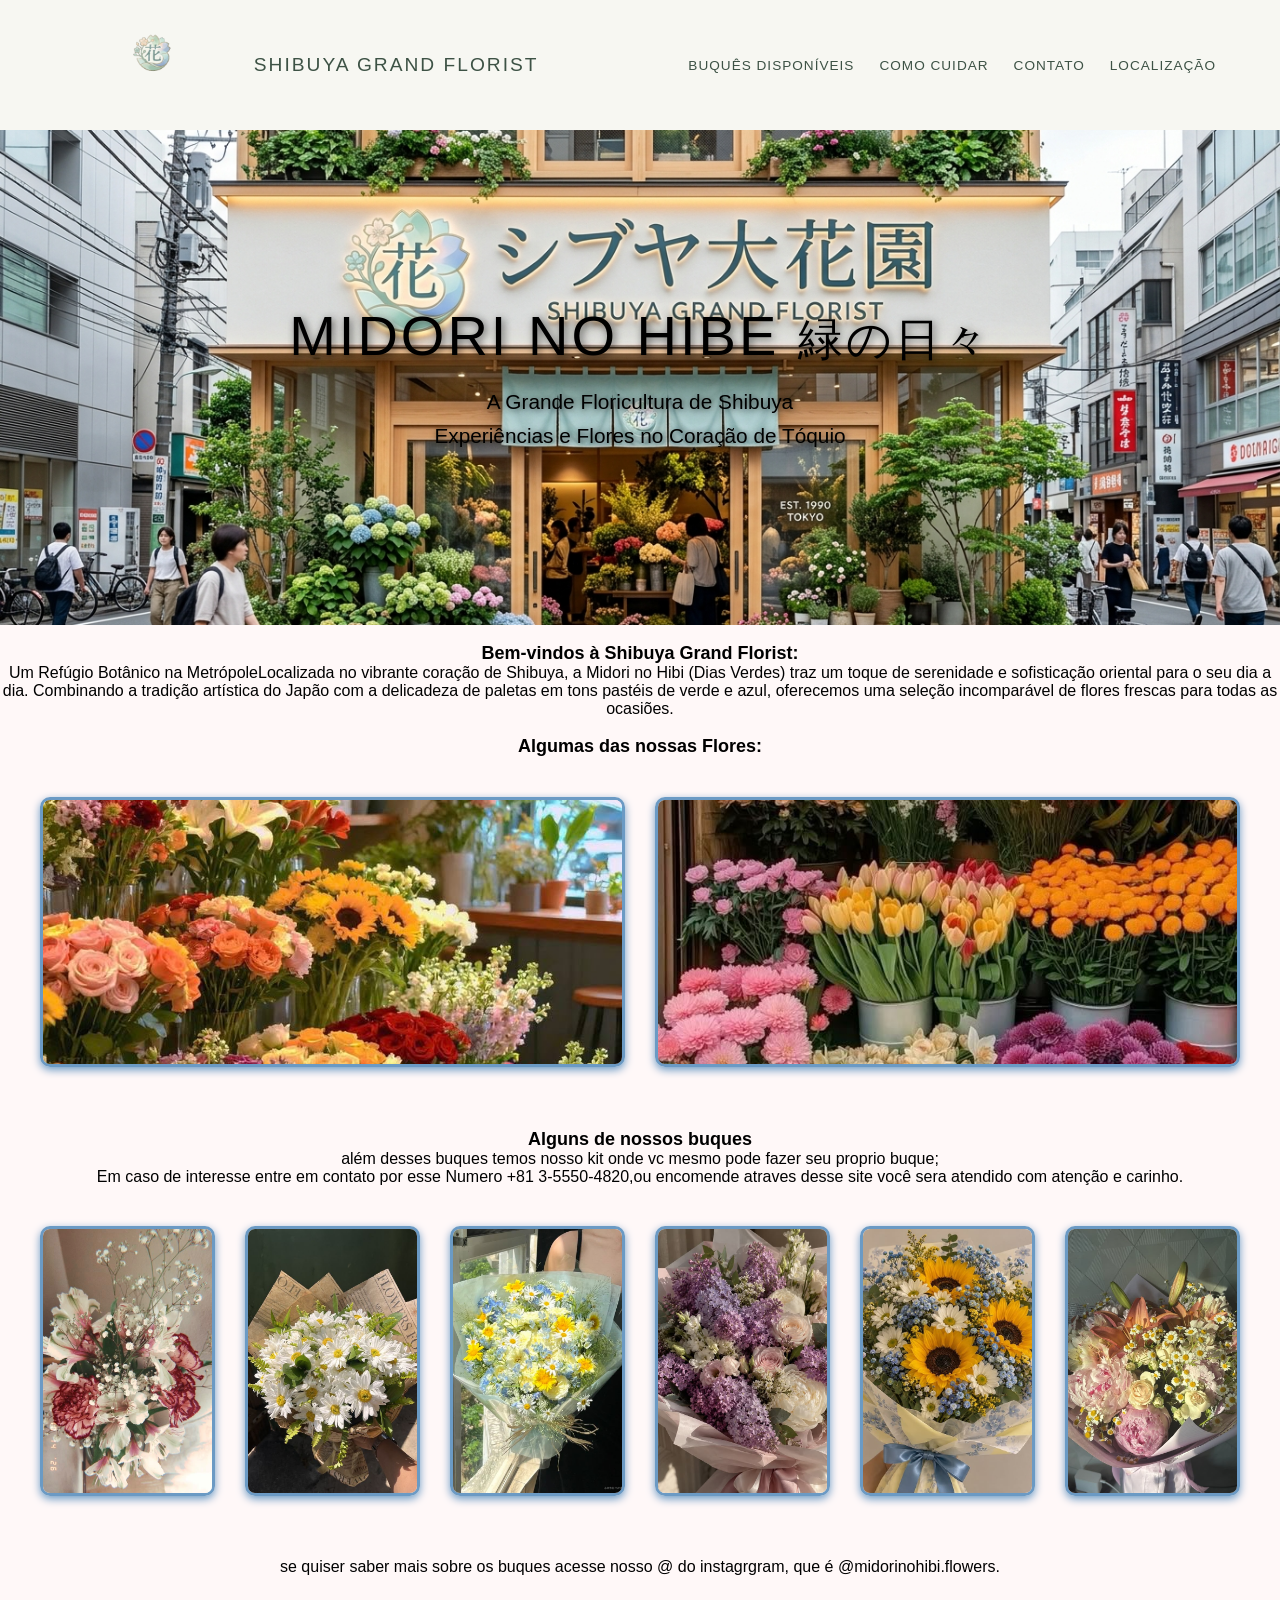
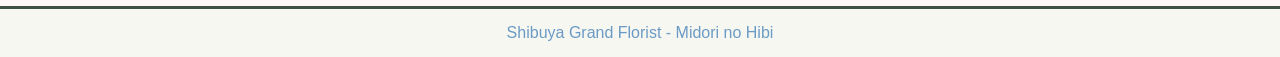
<file: floricultura/index.html>
<!DOCTYPE html>
<html lang="pt-BR">
<head>
    <meta charset="UTF-8">
    <meta name="viewport" content="width=device-width, initial-scale=1.0">
    <title>Shibuya Grand Florist - Midori no Hibi</title>
    <link rel="stylesheet" href="css/style.css">
</head>
<body>

    <header>
        <div class="topo">
            <div class="logo">
               
                <img src="images/image (5).png" alt="Logo Shibuya Grand Florist">
                <span>SHIBUYA GRAND FLORIST</span>
            </div>

            <nav>
                <ul>
                    <li><a href="buques.html">BUQUÊS DISPONÍVEIS</a></li>
                    <li><a href="comocuidar.html">COMO CUIDAR</a></li>
                    <li><a href="contato.html">CONTATO</a></li>
                    <li><a href="localização.html">LOCALIZAÇÃO</a></li>
                </ul>
            </nav>
        </div>
    </header>

    <section class="banner">
        <div class="banner-conteudo">
            <h1>MIDORI NO HIBE <span>緑の日々</span></h1>
            <p>A Grande Floricultura de Shibuya</p>
            <p>Experiências e Flores no Coração de Tóquio</p>
        </div>
    </section>
    <br>
    <h1>Bem-vindos à Shibuya Grand Florist:</h1>
    <p>
    Um Refúgio Botânico na MetrópoleLocalizada no vibrante coração de Shibuya, 
    a Midori no Hibi (Dias Verdes) traz um toque de serenidade e sofisticação oriental 
    para o seu dia a dia. 
    Combinando a tradição artística do Japão com a delicadeza de paletas em tons pastéis de verde e azul, 
    oferecemos uma seleção incomparável de flores frescas para todas as ocasiões.      
</p>
<br>
<h2>Algumas das nossas Flores:</h2>
<section>
    <div class="coluna2">
        <img src="images/galeria1.jpg" alt="galeria1">
    </div>
    <div class="coluna2">
        <img src="images/galeria2.jpg" alt="galeria2">
    </div>
</section>
<br>


<h3>Alguns de nossos buques</h3>
<p>além desses buques temos nosso kit onde vc mesmo pode fazer seu proprio buque;</p>
<p>Em caso de interesse entre em contato por esse Numero +81 3-5550-4820,ou encomende atraves desse site
    você sera atendido com atenção e carinho.
</p>

<section>
    <div class="coluna2">
        <img src="images/buque4.jpg" alt="Buques">
    </div>
    <div class="coluna2">
        <img src="images/buque3.jpg" alt="Buques">
    </div>
    <div class="coluna2">
        <img src="images/buque1.jpg" alt="Buques">
    </div>
    <div class="coluna2">
        <img src="images/buque5.jpg" alt="Buques">
    </div>
    <div class="coluna2">
        <img src="images/buque2.jpg" alt="Buques">
    </div>
    <div class="coluna2">
        <img src="images/buque6.jpg" alt="Buques">
    </div>
</section>
<br>
<p>se quiser saber mais sobre os buques acesse nosso @ do instagrgram, que é @midorinohibi.flowers.</p>
<footer>Shibuya Grand Florist - Midori no Hibi</footer>

</body>
</html>
</file>
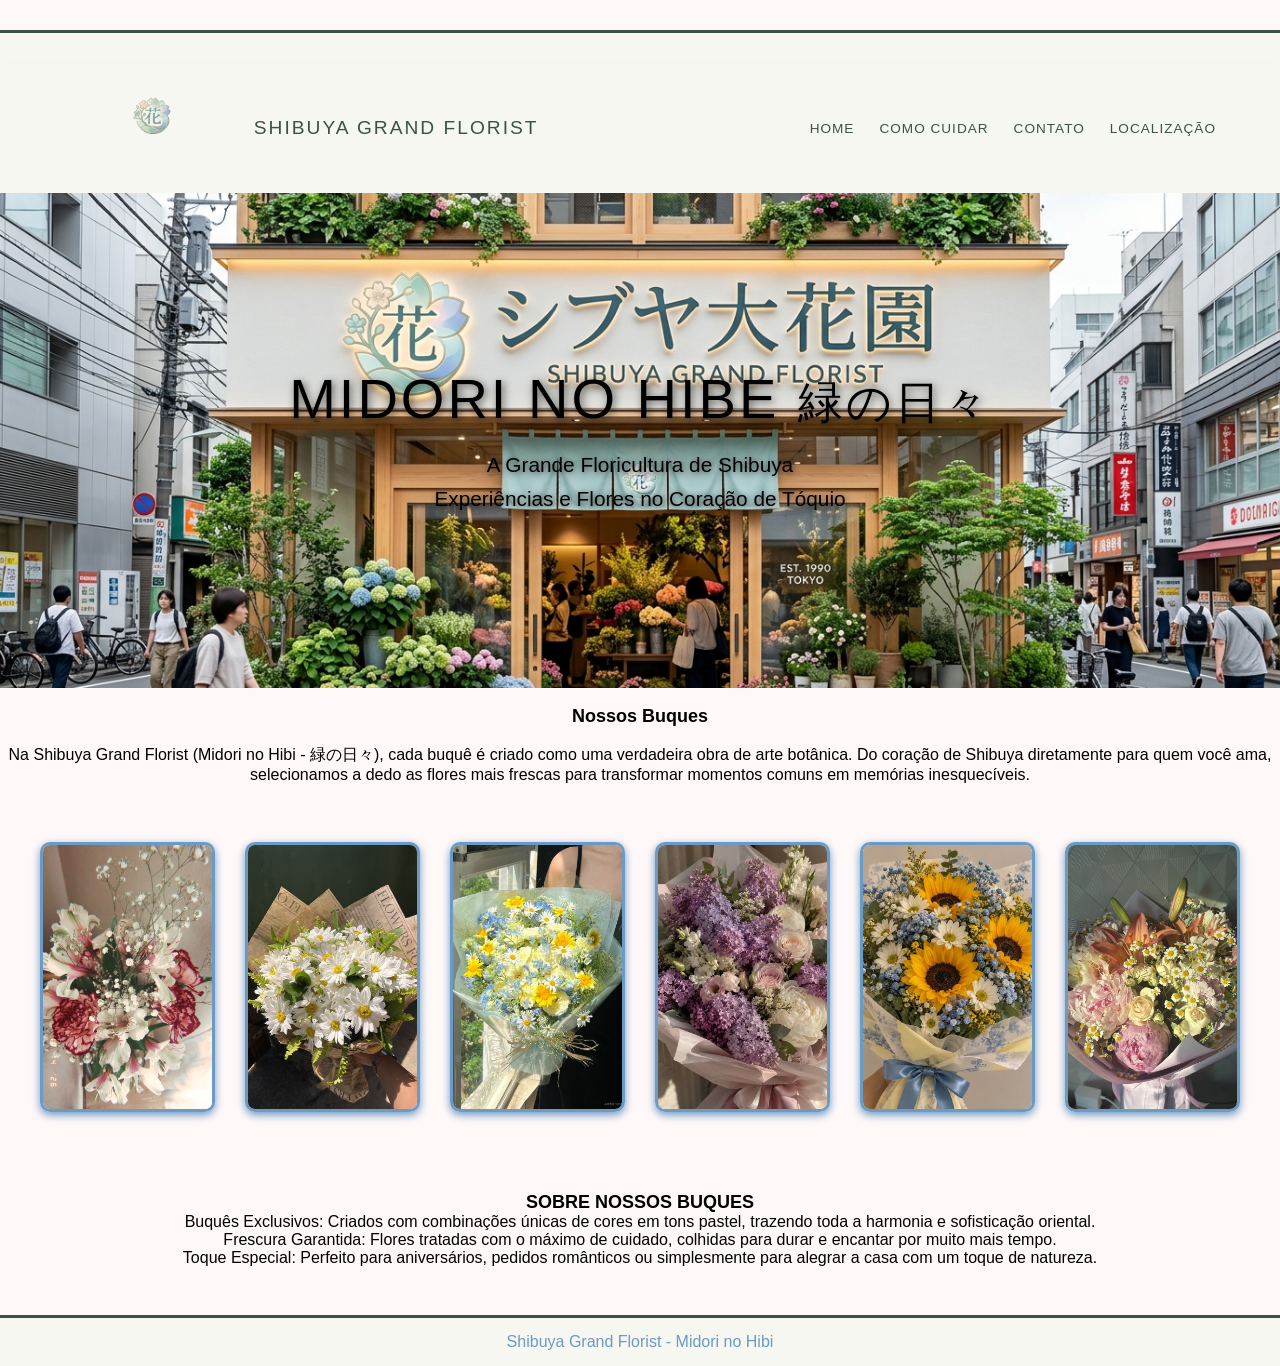
<file: floricultura/buques.html>
<!DOCTYPE html>
<html lang="en">
<head>
    <meta charset="UTF-8">
    <meta name="viewport" content="width=device-width, initial-scale=1.0">
    <title>Shibuya Grand Florist - Midori no Hibi</title>
    <link rel="stylesheet" href="css/style.css">
</head>
<body>
    <footer></footer>
    <header>
        <div class="topo">
            <div class="logo">
               
                <img src="images/image (5).png" alt="Logo Shibuya Grand Florist">
                <span>SHIBUYA GRAND FLORIST</span>
            </div>

            <nav>
                <ul>
                    <li><a href="index.html">HOME</a></li>
                    <li><a href="comocuidar.html">COMO CUIDAR</a></li>
                    <li><a href="contato.html">CONTATO</a></li>
                    <li><a href="localização.html">LOCALIZAÇÃO</a></li>
                </ul>
            </nav>
        </div>
    </header>

    <section class="banner">
        <div class="banner-conteudo">
            <h1>MIDORI NO HIBE <span>緑の日々</span></h1>
            <p>A Grande Floricultura de Shibuya</p>
            <p>Experiências e Flores no Coração de Tóquio</p>
        </div>
    </section>
    <br>

    <h3>Nossos Buques</h3>
    <br>

<p>
    Na Shibuya Grand Florist (Midori no Hibi - 緑の日々), 
    cada buquê é criado como uma verdadeira obra de arte botânica. 
    Do coração de Shibuya diretamente para quem você ama, selecionamos 
    a dedo as flores mais frescas para transformar momentos comuns em memórias inesquecíveis.   
</p>
<br>


<section>
    <div class="coluna2">
        <img src="images/buque4.jpg" alt="Buques">
    </div>
    <div class="coluna2">
        <img src="images/buque3.jpg" alt="Buques">
    </div>
    <div class="coluna2">
        <img src="images/buque1.jpg" alt="Buques">
    </div>
    <div class="coluna2">
        <img src="images/buque5.jpg" alt="Buques">
    </div>
    <div class="coluna2">
        <img src="images/buque2.jpg" alt="Buques">
    </div>
    <div class="coluna2">
        <img src="images/buque6.jpg" alt="Buques">
    </div>
</section>
<br>
<br>
<h4>SOBRE NOSSOS BUQUES</h4>

<p>
    Buquês Exclusivos: Criados com combinações únicas de cores em tons pastel, 
    trazendo toda a harmonia e sofisticação oriental. 
    <br> 
     Frescura Garantida: Flores tratadas com o máximo de cuidado, 
     colhidas para durar e encantar por muito mais tempo.
     <br>
     Toque Especial: Perfeito para aniversários, 
    pedidos românticos ou simplesmente para alegrar a casa com um toque de natureza.
</p>
<br>


<footer>Shibuya Grand Florist - Midori no Hibi</footer>
</body>
</html>
</file>
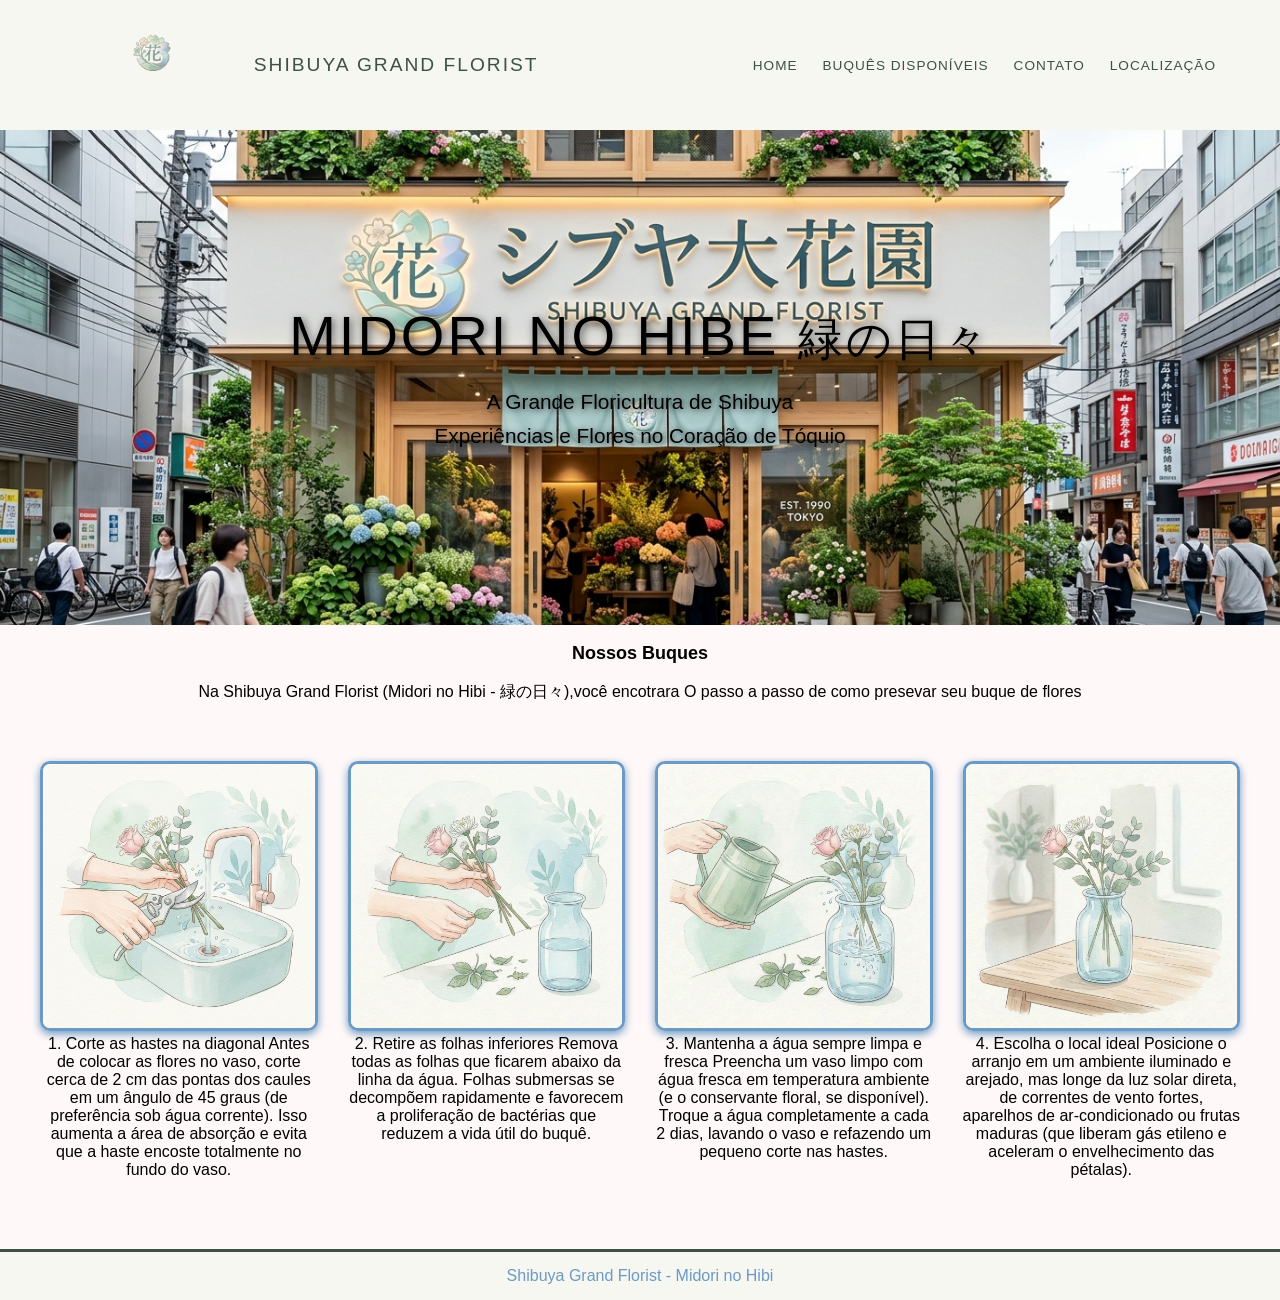
<file: floricultura/comocuidar.html>
<!DOCTYPE html>
<html lang="en">
<head>
    <meta charset="UTF-8">
    <meta name="viewport" content="width=device-width, initial-scale=1.0">
    <title>Shibuya Grand Florist - Midori no Hibi</title>
    <link rel="stylesheet" href="css/style.css">
</head>
<body>
     <header>
        <div class="topo">
            <div class="logo">
               
                <img src="images/image (5).png" alt="Logo Shibuya Grand Florist">
                <span>SHIBUYA GRAND FLORIST</span>
            </div>

            <nav>
                <ul>
                    <li><a href="index.html">HOME</a></li>
                    <li><a href="buques.html">BUQUÊS DISPONÍVEIS</a></li>
                    <li><a href="contato.html">CONTATO</a></li>
                    <li><a href="localização.html">LOCALIZAÇÃO</a></li>
                </ul>
            </nav>
        </div>
    </header>

    <section class="banner">
        <div class="banner-conteudo">
            <h1>MIDORI NO HIBE <span>緑の日々</span></h1>
            <p>A Grande Floricultura de Shibuya</p>
            <p>Experiências e Flores no Coração de Tóquio</p>
        </div>
    </section>
    <br>

    <h3>Nossos Buques</h3>
    <br>

<p>
    Na Shibuya Grand Florist (Midori no Hibi - 緑の日々),você encotrara  
  O passo a passo de como presevar seu buque de flores    
</p>
<br>


<section>
    <div class="coluna2">
        <img src="images/passo1.jpg" alt="1">
        <p>
            <span>1. Corte as hastes na diagonal</span>
        Antes de colocar as flores no vaso, 
        corte cerca de 2 cm das pontas dos caules em um ângulo de 45 graus (de preferência sob água corrente).
          Isso aumenta a área de absorção e evita que a haste encoste totalmente no fundo do vaso.</p>
    </div>
    <div class="coluna2">
        <img src="images/passo 2.jpg" alt="2">
        <p>
            <span>2. Retire as folhas inferiores</span>
         Remova todas as folhas que ficarem abaixo da linha da água. Folhas submersas se decompõem rapidamente e 
          favorecem a proliferação de bactérias que reduzem a vida útil do buquê.</p>
    </div>
    <div class="coluna2">
        <img src="images/passo 3.jpg" alt="3">
        <p>
            <span>3. Mantenha a água sempre limpa e fresca</span>
        Preencha um vaso limpo com água fresca em temperatura ambiente
        (e o conservante floral, se disponível). 
         Troque a água completamente a cada 2 dias, lavando o vaso e refazendo um pequeno corte nas hastes.</p>
    </div>
    <div class="coluna2">
        <img src="images/passo 4.jpg" alt="4">
        <p>
            <span>4. Escolha o local ideal</span>
Posicione o arranjo em um ambiente iluminado e arejado, mas longe da luz solar direta, 
de correntes de vento fortes, aparelhos de ar-condicionado ou frutas maduras 
(que liberam gás etileno e aceleram o envelhecimento das pétalas).</p>
    </div>

   
</section>


<footer>Shibuya Grand Florist - Midori no Hibi</footer>
</body>
</html>
</file>
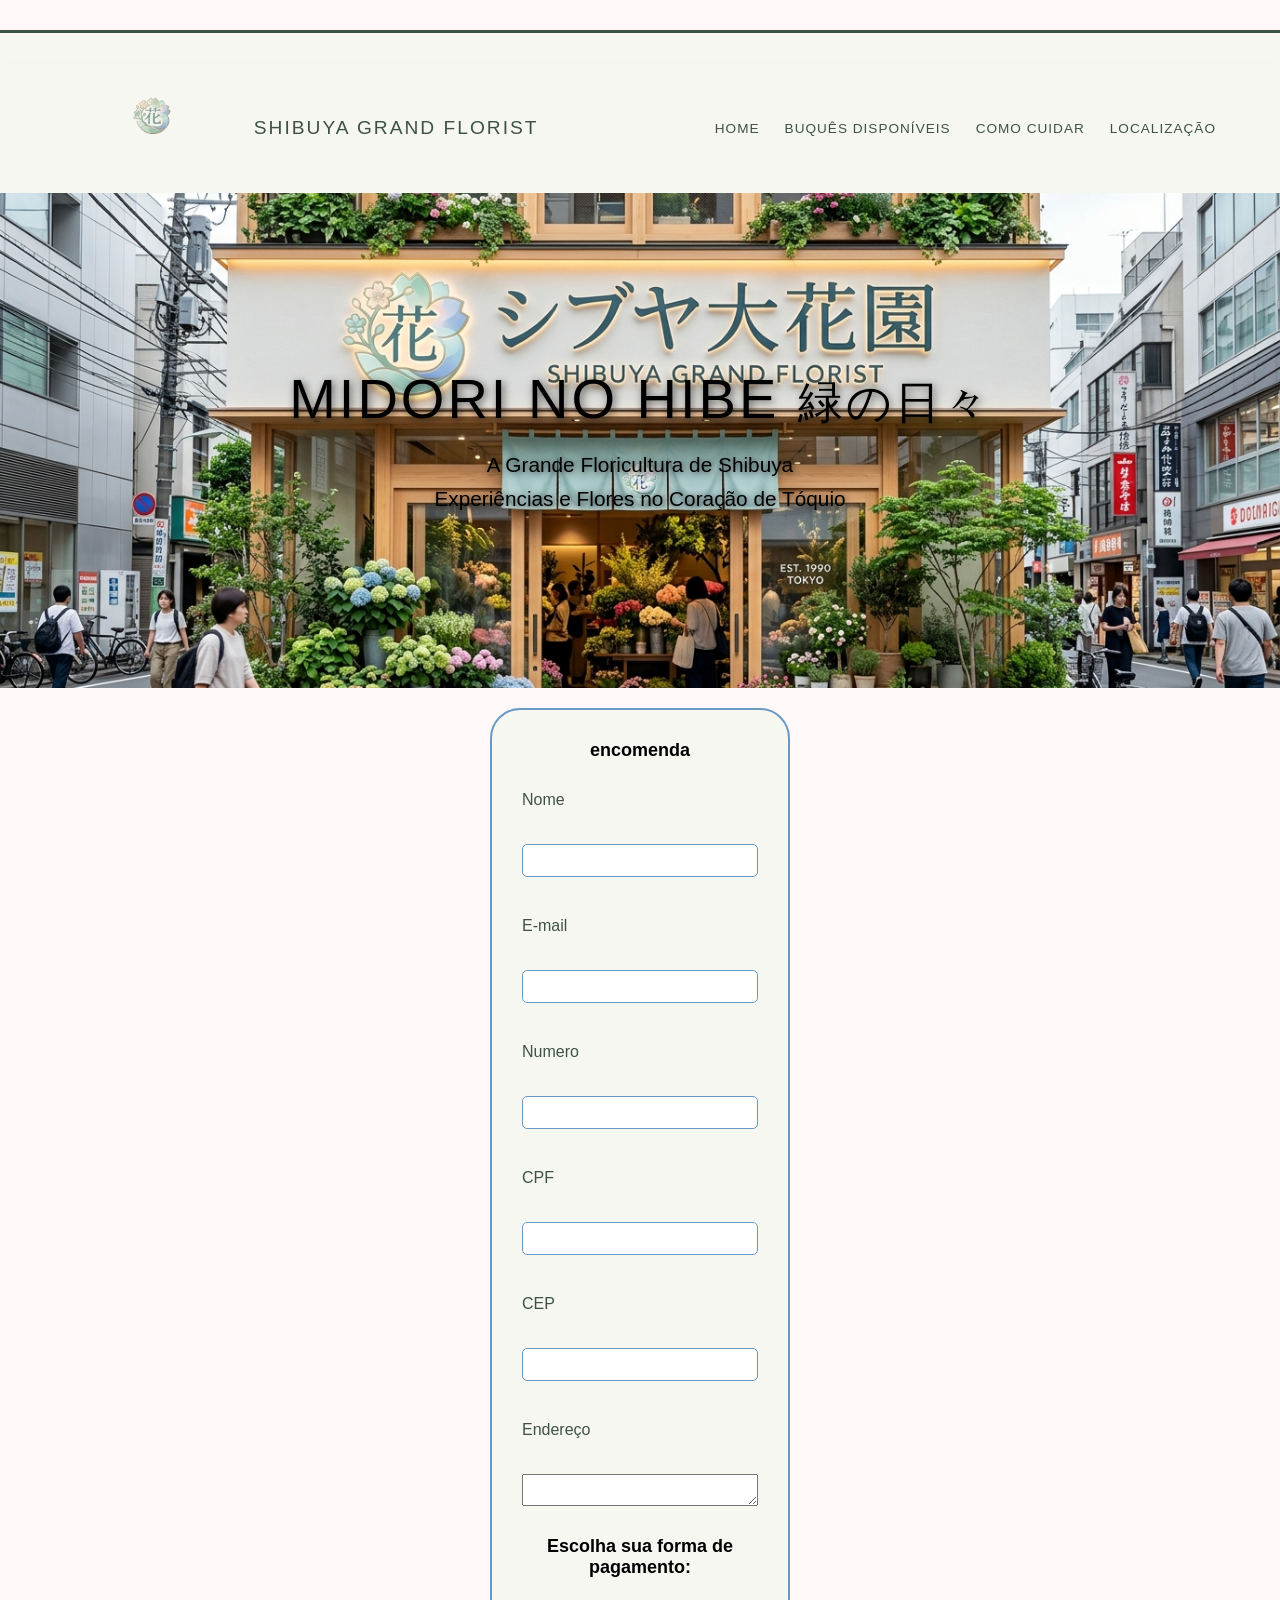
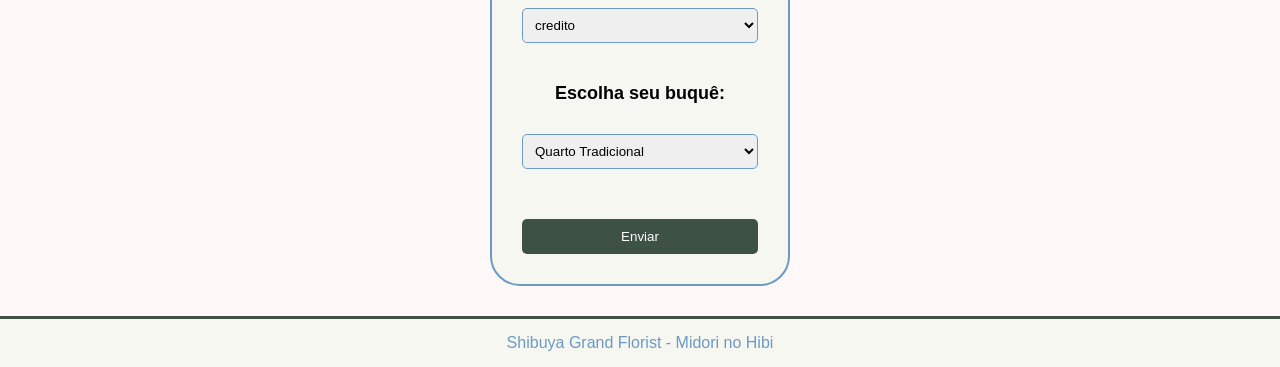
<file: floricultura/contato.html>
<!DOCTYPE html>
<html lang="en">
<head>
    <meta charset="UTF-8">
    <meta name="viewport" content="width=device-width, initial-scale=1.0">
    <title>Shibuya Grand Florist - Midori no Hibi</title>
    <link rel="stylesheet" href="css/style.css">
</head>
<body>
    <footer></footer>
    <header>
        <div class="topo">
            <div class="logo">
               
                <img src="images/image (5).png" alt="Logo Shibuya Grand Florist">
                <span>SHIBUYA GRAND FLORIST</span>
            </div>

            <nav>
                <ul>
                    <li><a href="index.html">HOME</a></li>
                    <li><a href="buques.html">BUQUÊS DISPONÍVEIS</a></li>
                    <li><a href="comocuidar.html">COMO CUIDAR</a></li>
                    <li><a href="localização.html">LOCALIZAÇÃO</a></li>
                </ul>
            </nav>
        </div>
    </header>

    <section class="banner">
        <div class="banner-conteudo">
            <h1>MIDORI NO HIBE <span>緑の日々</span></h1>
            <p>A Grande Floricultura de Shibuya</p>
            <p>Experiências e Flores no Coração de Tóquio</p>
        </div>
    </section>
    

     <section class="formulario">
        <h2>encomenda</h2>

        <label>Nome</label>
        <input type="text">

        <label>E-mail</label>
        <input type="email">

        <label>Numero</label>
        <input type="number">

        <label>CPF</label>
        <input type="number">

        <label>CEP</label>
        <input type="number">

        <label>Endereço</label>
        <textarea></textarea>

        <h4>Escolha sua forma de pagamento:</h4>

    <select name="BUQUES">
        <option>credito</option>
        <option>debito</option>
        <option>pix</option>
        <option>dinheiro</option>
    </select>

    <h4>Escolha seu buquê:</h4>

    <select name="acomodacao">
        <option>Quarto Tradicional</option>
        <option>Suíte Zen</option>
        <option>Suíte Sakura</option>
        <option>Suíte Lua de Mel</option>
        <option>Suíte Jardim</option>
    </select>

        <button>Enviar</button>
    </section>

    <footer>Shibuya Grand Florist - Midori no Hibi</footer>

</body>
</html>
</file>
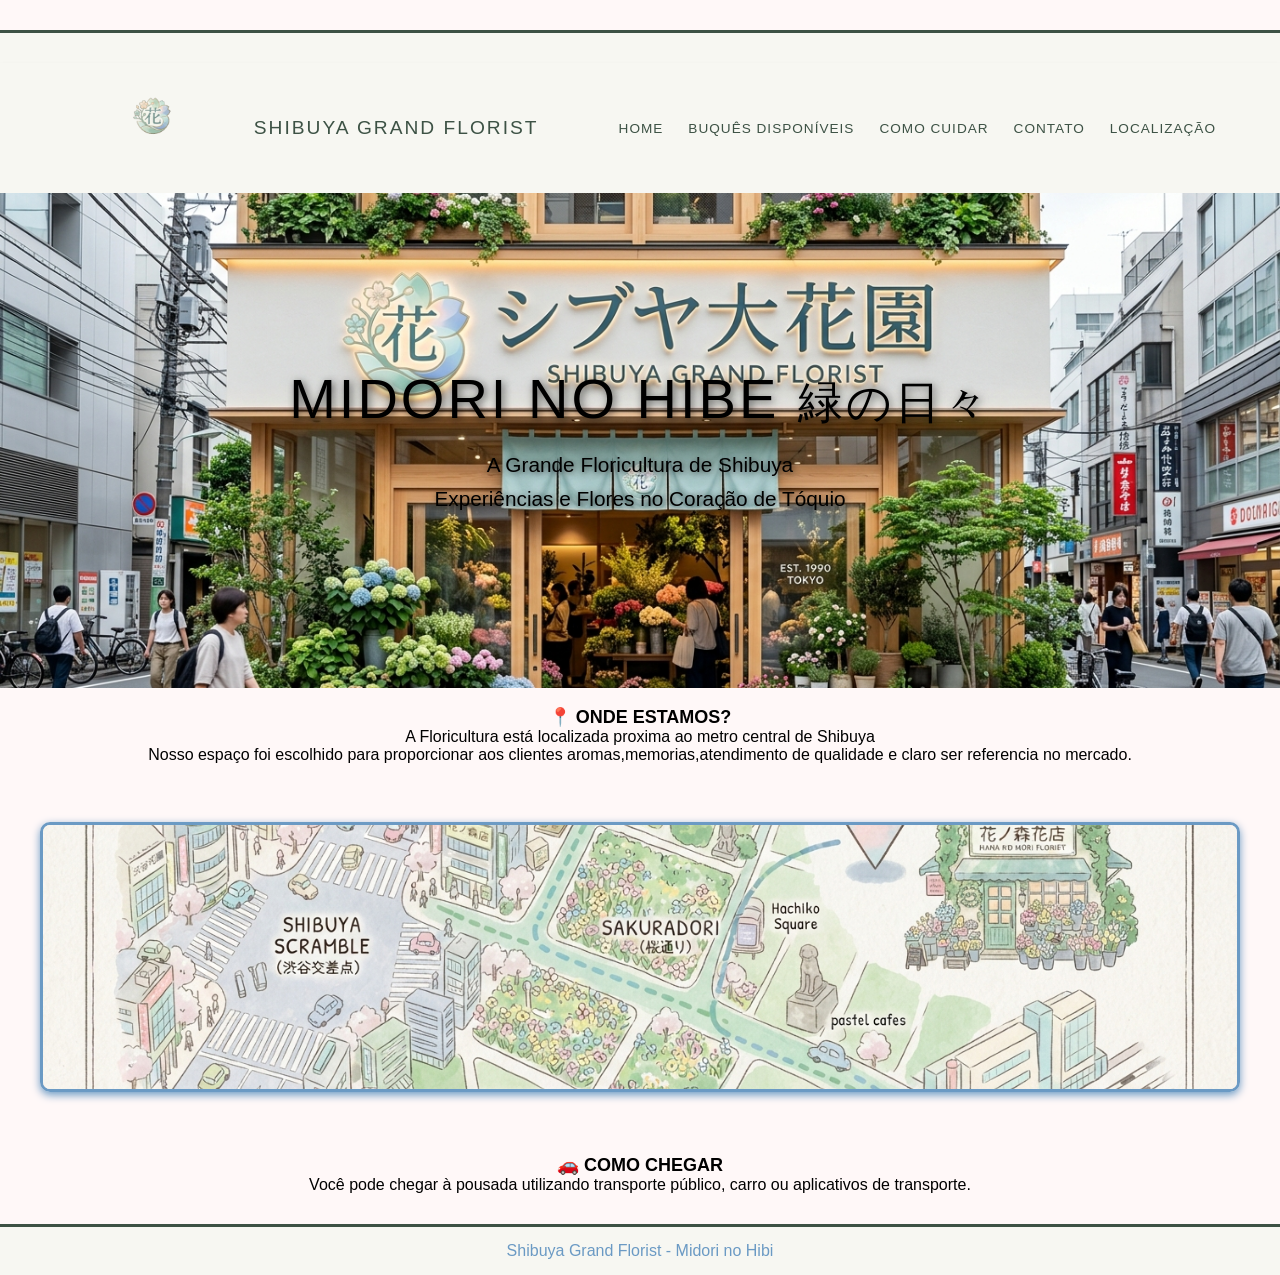
<file: floricultura/localização.html>
<!DOCTYPE html>
<html lang="en">
<head>
    <meta charset="UTF-8">
    <meta name="viewport" content="width=device-width, initial-scale=1.0">
    <title>Shibuya Grand Florist - Midori no Hibi</title>
    <link rel="stylesheet" href="css/style.css">
</head>
<body>
    <footer></footer>
    <header>
        <div class="topo">
            <div class="logo">
               
                <img src="images/image (5).png" alt="Logo Shibuya Grand Florist">
                <span>SHIBUYA GRAND FLORIST</span>
            </div>

            <nav>
                <ul>
                    <li><a href="index.html">HOME</a></li>
                    <li><a href="buques.html">BUQUÊS DISPONÍVEIS</a></li>
                    <li><a href="comocuidar.html">COMO CUIDAR</a></li>
                    <li><a href="contato.html">CONTATO</a></li>
                    <li><a href="localização.html">LOCALIZAÇÃO</a></li>
                </ul>
            </nav>
        </div>
    </header>

    <section class="banner">
        <div class="banner-conteudo">
            <h1>MIDORI NO HIBE <span>緑の日々</span></h1>
            <p>A Grande Floricultura de Shibuya</p>
            <p>Experiências e Flores no Coração de Tóquio</p>
        </div>
    </section>
    <br>

    <h3>📍 ONDE ESTAMOS?</h3>

<p>
    A Floricultura está localizada proxima ao metro central de Shibuya 
</p>

<p>
    Nosso espaço foi escolhido para proporcionar aos clientes aromas,memorias,atendimento de qualidade e claro ser referencia no mercado.
</p>
<br>

<section>
    <div class="coluna2">
        <img src="images/mapa.jpg" alt="Mapa da localização">
    </div>
</section>
<br>

<h4>🚗 COMO CHEGAR</h4>

<p class="texto-home">
    Você pode chegar à pousada utilizando transporte público,
    carro ou aplicativos de transporte.
</p>


<footer>Shibuya Grand Florist - Midori no Hibi</footer>
</body>
</html>
</file>
<file: floricultura/css/style.css>
* {
    margin: 0;
    padding: 0;
    box-sizing: border-box;
}

body {
    font-family: Arial, Helvetica, sans-serif;
    background: #fff8f8;
    color:  #000000;
}


header {
    background-color: #f7f7f2; /* Tom creme suave */
    padding: 15px 5%;
    box-shadow: 0 2px 5px rgba(0,0,0,0.05);
}

.topo {
    display: flex;
    justify-content: space-between;
    align-items: center;
    max-width: 1200px;
    margin: 0 auto;
}

.logo {
    display: flex;
    align-items: center;
    gap: 12px;
}

.logo img {
    height: 100px;
    width: 100;
}

.logo span {
    font-size: 1.2rem;
    letter-spacing: 2px;
    color: #3d5245; 
    font-weight: 500;
}

nav ul {
    list-style: none;
    display: flex;
    gap: 25px;
}

nav a {
    text-decoration: none;
    color: #3d5245;
    font-size: 0.85rem;
    letter-spacing: 1px;
    transition: color 0.3s;
}

nav a:hover {
    color: #6b9ac4; 
}

.banner {
    width: 100%;
    height: 55vh;
    background-image: url('../images/floricultura.jpg');
    background-size: cover;
    background-position: center;
    display: flex;
    align-items: center;
    justify-content: center;
    opacity: 6,0;
}

.banner-conteudo h1 {
    font-size: 3.5rem;
    font-weight: 400;
    letter-spacing: 3px;
    margin-bottom: 15px;
    text-shadow: 2px 2px 8px rgba(0,0,0,0.6);
}

.banner-conteudo h1 span {
    font-size: 2.8rem;
}

.banner-conteudo p {
    font-size: 1.3rem;
    line-height: 1.6;
    text-shadow: 1px 1px 6px rgba(0,0,0,0.7);
}

/* Responsividade básica para celulares */
@media (max-width: 900px) {
    .topo {
        flex-direction: column;
        gap: 15px;
    }
    
    nav ul {
        flex-wrap: wrap;
        justify-content: center;
        gap: 15px;
    }

    .banner-conteudo h1 {
        font-size: 2.2rem;
    }
}

section {
    display: flex;
    justify-content: center;
    gap: 30px;
    padding: 40px;
}


.coluna2 {
    width: 100%;
    display: flexbox;
    justify-content: left;
    gap: 40px;
}

.coluna2 img {
    width: 100%;
    height: 270px;
    object-fit: cover;
    border-radius: 10px;
    border: 3px solid #6b9ac4;
    box-shadow: 0 3px 8px#6b9ac4;
}

.coluna2 img:hover {
    transform: scale(1.02);
}

p{
    font-size: medium;
    text-align: center;
}
h3{
    font-size: large;
    text-align: center;
}

h4{
   font-size: large;
    text-align: center;  
}
h1{
  font-size: large;
    text-align: center;    
}
h2{
  font-size: large;
    text-align: center;   
}

.formulario {
    width: 300px;
    margin: 20px auto;
    display: flex;
    flex-direction: column;
    background: #f7f7f2;
    padding: 30px;
    border-radius: 30px;
    border: 2px solid #6b9ac4
}

.formulario label {
    margin-bottom: 5px;
    color: #3d5245;
}

.formulario input,
.formulario select {
    margin-bottom: 10px;
    padding: 8px;
    border: 1px solid  #6b9ac4;
    border-radius: 5px;
}

.formulario button {
    margin-top: 10px;
}

button {
    padding: 10px;
    cursor: pointer;
    background: #3d5245;
    color: white;
    border: none;
    border-radius: 5px;
}

button:hover {
    background:#6b9ac4;
}

footer {
    background: #f7f7f2;
    color: #6b9ac4;
    text-align: center;
    padding: 15px;
    margin-top: 30px;
    border-top: 3px solid #3d5245;
}
</file>
